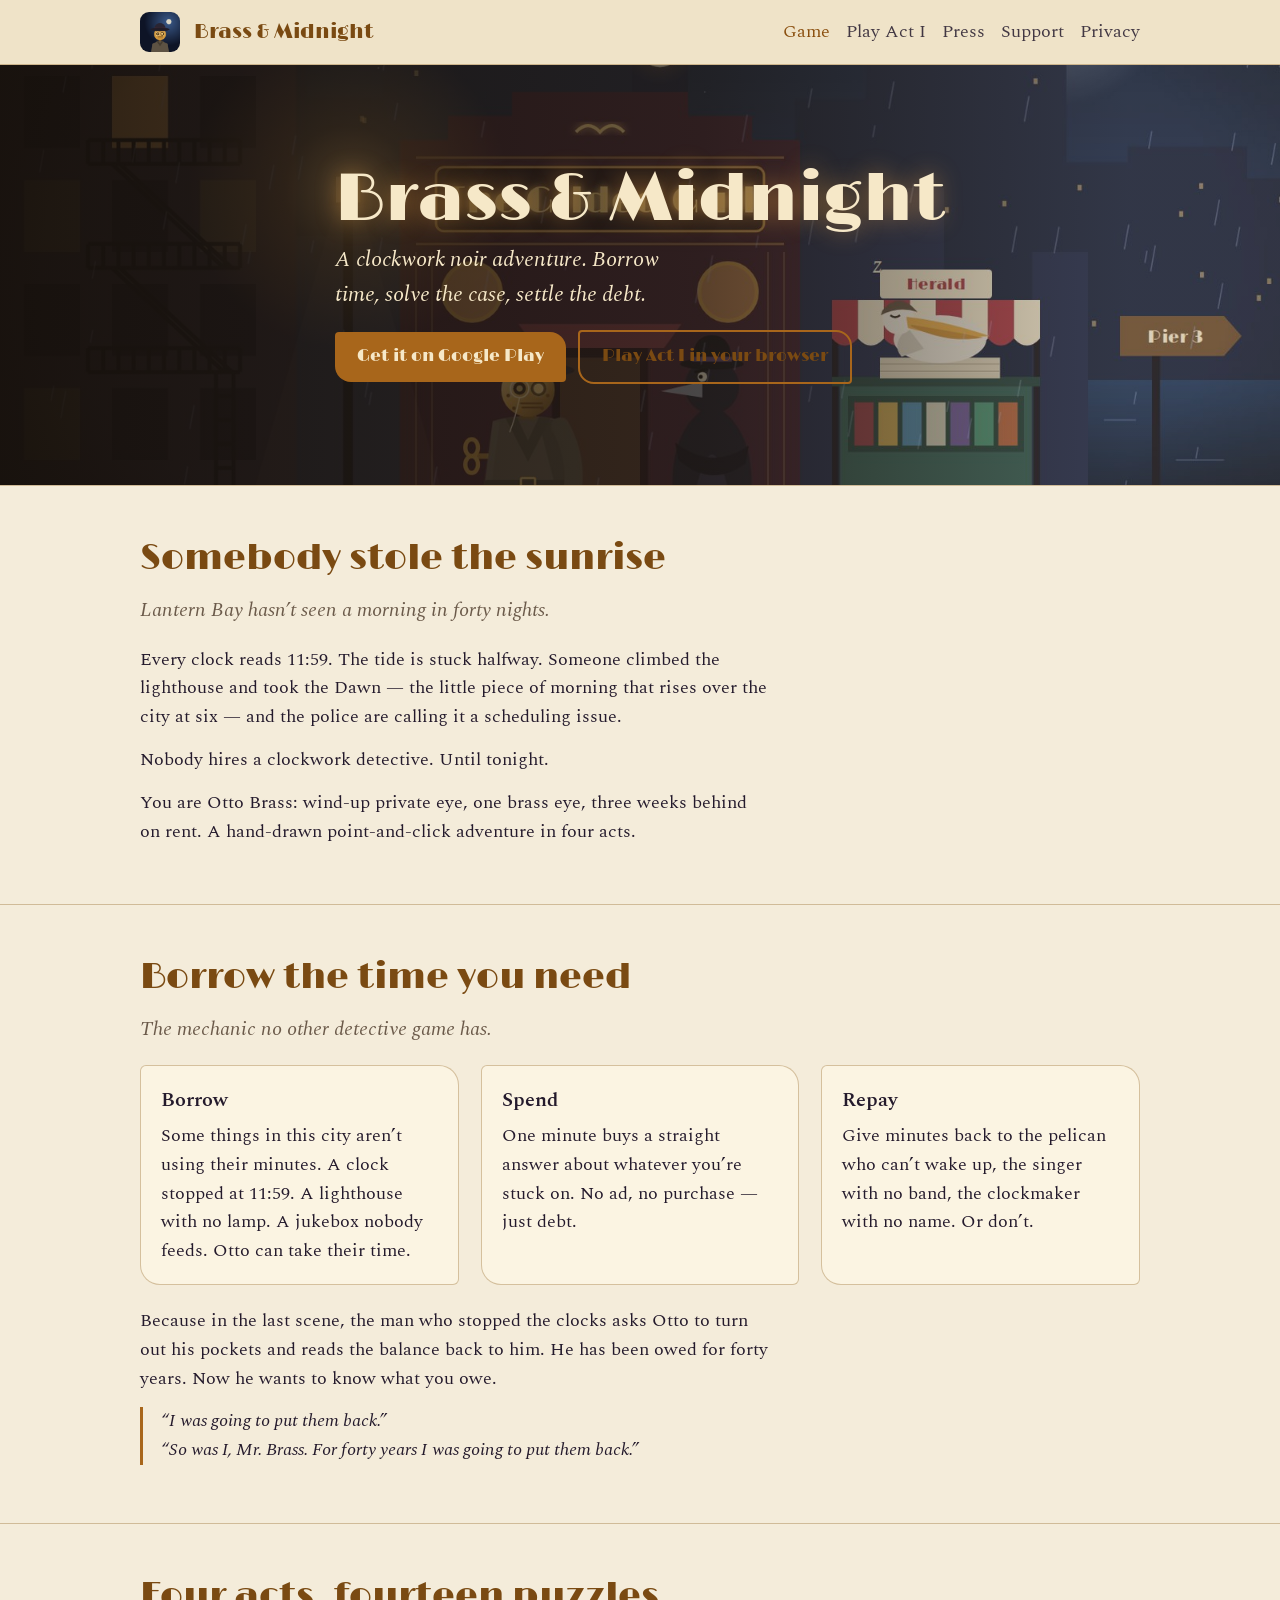
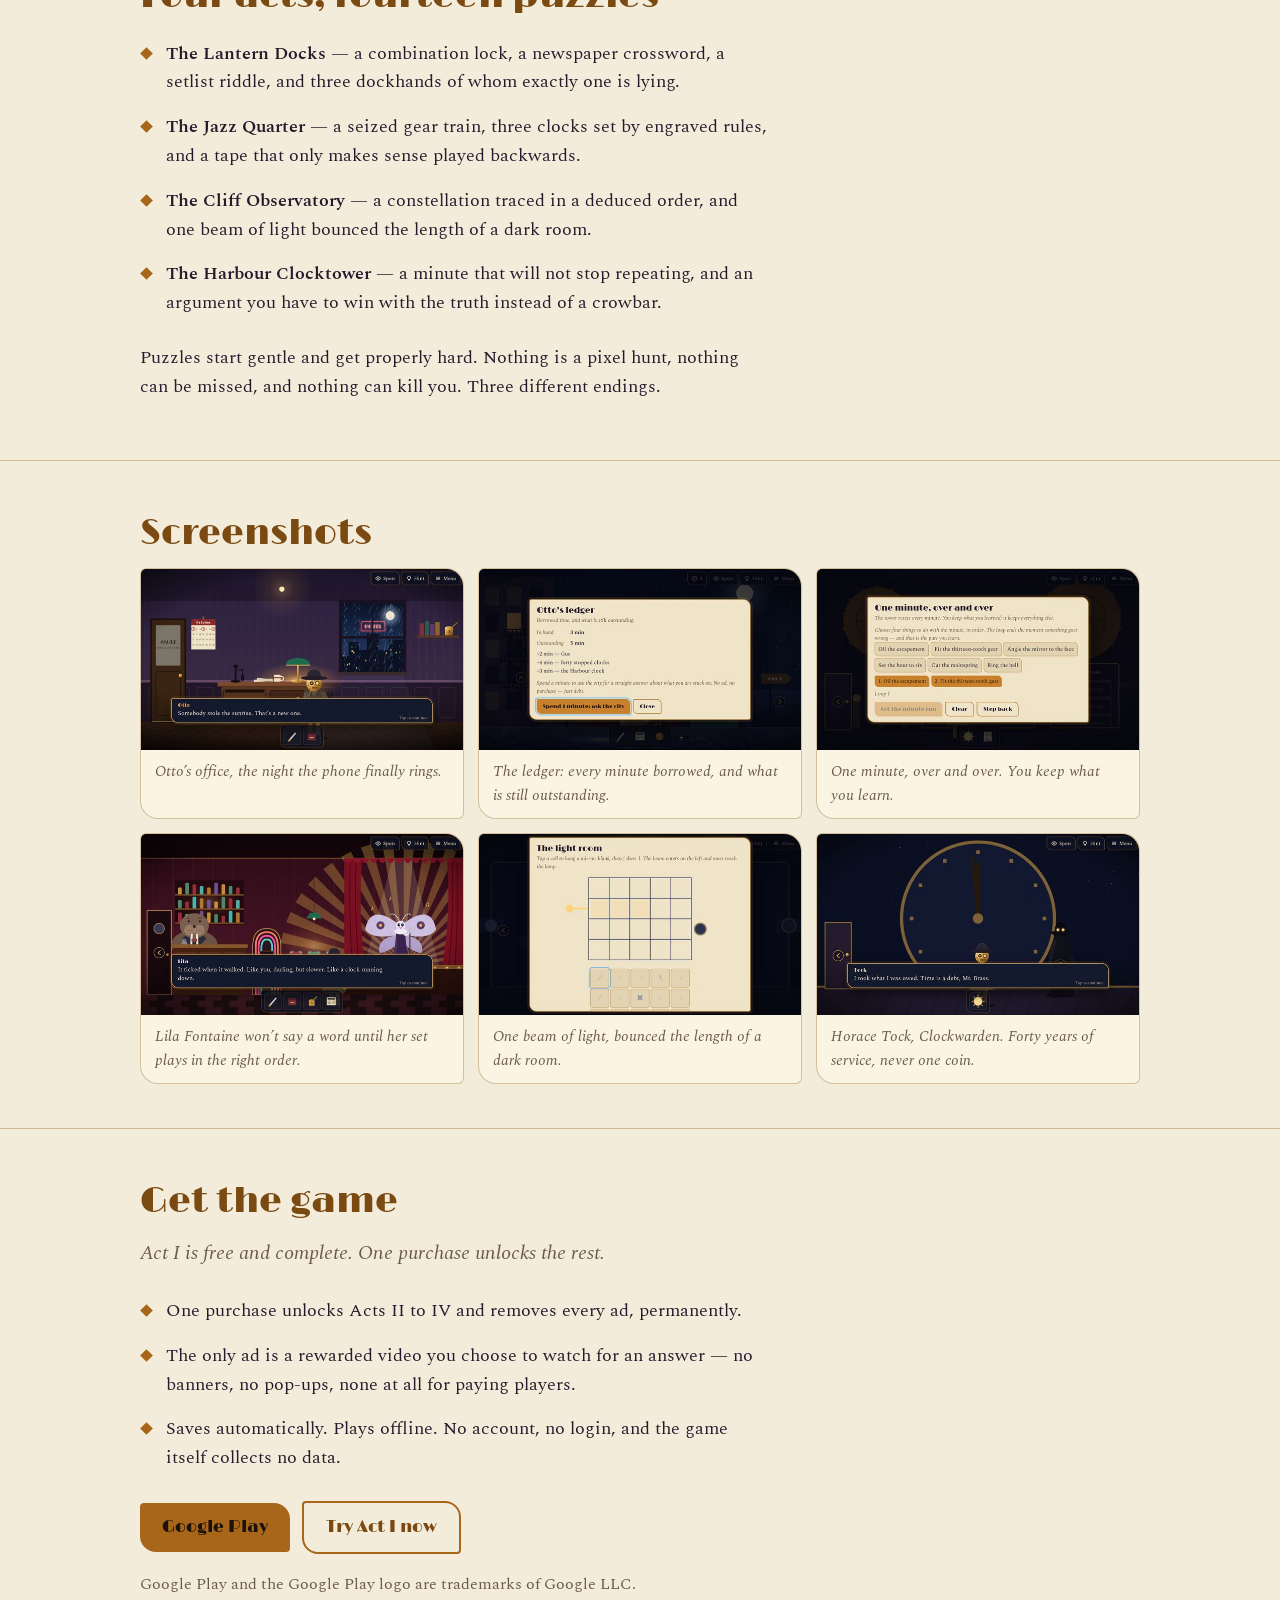
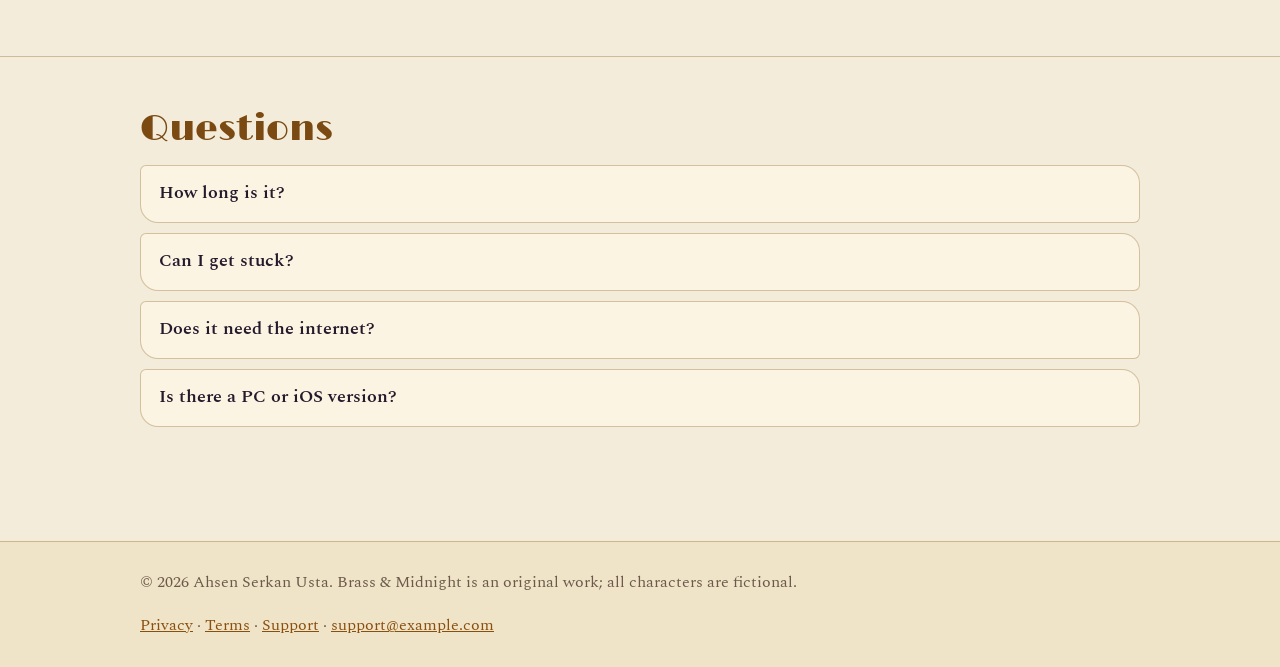
<file: index.html>
<!doctype html>
<html lang="en">
<head>
<meta charset="utf-8">
<meta name="viewport" content="width=device-width, initial-scale=1">
<title>Brass &amp; Midnight — a clockwork noir adventure</title>
<meta name="description" content="Borrow time, solve the case, settle the debt. A hand-drawn point-and-click noir mystery for Android.">
<meta name="theme-color" content="#070a14">
<link rel="canonical" href="https://YOURNAME.github.io/brass-and-midnight/">
<meta property="og:type" content="website">
<meta property="og:title" content="Brass &amp; Midnight — a clockwork noir adventure">
<meta property="og:description" content="Borrow time, solve the case, settle the debt. A hand-drawn point-and-click noir mystery for Android.">
<meta property="og:image" content="https://YOURNAME.github.io/brass-and-midnight/assets/img/og.jpg">
<meta name="twitter:card" content="summary_large_image">
<link rel="icon" href="assets/img/icon.png" sizes="512x512">
<link rel="apple-touch-icon" href="assets/img/icon.png">
<link rel="stylesheet" href="assets/site.css">

</head>
<body>
<a class="skip" href="#main">Skip to content</a>
<header class="site">
  <div class="wrap">
    <img src="assets/img/icon.png" alt="">
    <a class="name" href="index.html">Brass &amp; Midnight</a>
    <nav class="site" aria-label="Main">
      <a href="index.html" aria-current="page">Game</a>
      <a href="play.html">Play Act I</a>
      <a href="press.html">Press</a>
      <a href="support.html">Support</a>
      <a href="privacy.html">Privacy</a>
    </nav>
  </div>
</header>
<main id="main">
<section class="hero" style="padding:0;border-bottom:1px solid var(--edge)">
  <img class="art" src="assets/img/hero.jpg" alt="" width="1600" height="900" fetchpriority="high">
  <div class="over"><div class="wrap">
    <h1>Brass &amp; Midnight</h1>
    <p>A clockwork noir adventure. Borrow time, solve the case, settle the debt.</p>
    <div class="cta">
      <a class="btn" href="#get">Get it on Google Play</a>
      <a class="btn ghost" href="play.html">Play Act I in your browser</a>
    </div>
  </div></div>
</section>

<section><div class="wrap">
  <h2>Somebody stole the sunrise</h2>
  <p class="lede">Lantern Bay hasn’t seen a morning in forty nights.</p>
  <p>Every clock reads 11:59. The tide is stuck halfway. Someone climbed the lighthouse and took the Dawn — the little piece of morning that rises over the city at six — and the police are calling it a scheduling issue.</p>
  <p>Nobody hires a clockwork detective. Until tonight.</p>
  <p>You are Otto Brass: wind-up private eye, one brass eye, three weeks behind on rent. A hand-drawn point-and-click adventure in four acts.</p>
</div></section>

<section><div class="wrap">
  <h2>Borrow the time you need</h2>
  <p class="lede">The mechanic no other detective game has.</p>
  <div class="cols">
    <div class="card"><h3>Borrow</h3><p>Some things in this city aren’t using their minutes. A clock stopped at 11:59. A lighthouse with no lamp. A jukebox nobody feeds. Otto can take their time.</p></div>
    <div class="card"><h3>Spend</h3><p>One minute buys a straight answer about whatever you’re stuck on. No ad, no purchase — just debt.</p></div>
    <div class="card"><h3>Repay</h3><p>Give minutes back to the pelican who can’t wake up, the singer with no band, the clockmaker with no name. Or don’t.</p></div>
  </div>
  <p style="margin-top:22px">Because in the last scene, the man who stopped the clocks asks Otto to turn out his pockets and reads the balance back to him. He has been owed for forty years. Now he wants to know what you owe.</p>
  <p class="quote">“I was going to put them back.”<br>“So was I, Mr. Brass. For forty years I was going to put them back.”</p>
</div></section>

<section><div class="wrap">
  <h2>Four acts, fourteen puzzles</h2>
  <ul class="plain">
    <li><b>The Lantern Docks</b> — a combination lock, a newspaper crossword, a setlist riddle, and three dockhands of whom exactly one is lying.</li>
    <li><b>The Jazz Quarter</b> — a seized gear train, three clocks set by engraved rules, and a tape that only makes sense played backwards.</li>
    <li><b>The Cliff Observatory</b> — a constellation traced in a deduced order, and one beam of light bounced the length of a dark room.</li>
    <li><b>The Harbour Clocktower</b> — a minute that will not stop repeating, and an argument you have to win with the truth instead of a crowbar.</li>
  </ul>
  <p style="margin-top:18px">Puzzles start gentle and get properly hard. Nothing is a pixel hunt, nothing can be missed, and nothing can kill you. Three different endings.</p>
</div></section>

<section><div class="wrap">
  <h2>Screenshots</h2>
  <div class="shots">
      <figure><a href="assets/img/01-office.jpg"><img src="assets/img/01-office-sm.jpg" srcset="assets/img/01-office-sm.jpg 640w, assets/img/01-office.jpg 1280w" sizes="(max-width:700px) 100vw, 480px" width="640" height="360" alt="Otto’s office, the night the phone finally rings." loading="lazy"></a><figcaption>Otto’s office, the night the phone finally rings.</figcaption></figure>
      <figure><a href="assets/img/04-ledger.jpg"><img src="assets/img/04-ledger-sm.jpg" srcset="assets/img/04-ledger-sm.jpg 640w, assets/img/04-ledger.jpg 1280w" sizes="(max-width:700px) 100vw, 480px" width="640" height="360" alt="The ledger: every minute borrowed, and what is still outstanding." loading="lazy"></a><figcaption>The ledger: every minute borrowed, and what is still outstanding.</figcaption></figure>
      <figure><a href="assets/img/11-loop.jpg"><img src="assets/img/11-loop-sm.jpg" srcset="assets/img/11-loop-sm.jpg 640w, assets/img/11-loop.jpg 1280w" sizes="(max-width:700px) 100vw, 480px" width="640" height="360" alt="One minute, over and over. You keep what you learn." loading="lazy"></a><figcaption>One minute, over and over. You keep what you learn.</figcaption></figure>
      <figure><a href="assets/img/03-bar.jpg"><img src="assets/img/03-bar-sm.jpg" srcset="assets/img/03-bar-sm.jpg 640w, assets/img/03-bar.jpg 1280w" sizes="(max-width:700px) 100vw, 480px" width="640" height="360" alt="Lila Fontaine won’t say a word until her set plays in the right order." loading="lazy"></a><figcaption>Lila Fontaine won’t say a word until her set plays in the right order.</figcaption></figure>
      <figure><a href="assets/img/09-light.jpg"><img src="assets/img/09-light-sm.jpg" srcset="assets/img/09-light-sm.jpg 640w, assets/img/09-light.jpg 1280w" sizes="(max-width:700px) 100vw, 480px" width="640" height="360" alt="One beam of light, bounced the length of a dark room." loading="lazy"></a><figcaption>One beam of light, bounced the length of a dark room.</figcaption></figure>
      <figure><a href="assets/img/12-tock.jpg"><img src="assets/img/12-tock-sm.jpg" srcset="assets/img/12-tock-sm.jpg 640w, assets/img/12-tock.jpg 1280w" sizes="(max-width:700px) 100vw, 480px" width="640" height="360" alt="Horace Tock, Clockwarden. Forty years of service, never one coin." loading="lazy"></a><figcaption>Horace Tock, Clockwarden. Forty years of service, never one coin.</figcaption></figure>
  </div>
</div></section>

<section id="get"><div class="wrap">
  <h2>Get the game</h2>
  <p class="lede">Act I is free and complete. One purchase unlocks the rest.</p>
  <ul class="plain">
    <li>One purchase unlocks Acts II to IV and removes every ad, permanently.</li>
    <li>The only ad is a rewarded video you choose to watch for an answer — no banners, no pop-ups, none at all for paying players.</li>
    <li>Saves automatically. Plays offline. No account, no login, and the game itself collects no data.</li>
  </ul>
  <div class="cta" style="margin-top:20px">
    <a class="btn" href="https://play.google.com/store/apps/details?id=com.seus.brassmidnight">Google Play</a>
    <a class="btn ghost" href="play.html">Try Act I now</a>
  </div>
  <p style="margin-top:18px;color:var(--muted);font-size:16px">Google Play and the Google Play logo are trademarks of Google LLC.</p>
</div></section>

<section><div class="wrap">
  <h2>Questions</h2>
  <details><summary>How long is it?</summary><p>Three to five hours for a careful player, across four acts. Act I alone runs about forty minutes and is free.</p></details>
  <details><summary>Can I get stuck?</summary><p>No. Nothing is missable, there are no dead ends and no fail states. Hints nudge first, then push, then simply tell you the answer.</p></details>
  <details><summary>Does it need the internet?</summary><p>No. The whole game runs on your device. The only thing that uses the network is a rewarded ad, if you choose to watch one.</p></details>
  <details><summary>Is there a PC or iOS version?</summary><p>Not yet. Android first.</p></details>
</div></section>

</main>
<footer class="site">
  <div class="wrap row">
    <div>© 2026 Ahsen Serkan Usta. Brass &amp; Midnight is an original work; all characters are fictional.</div>
    <div><a href="privacy.html">Privacy</a> · <a href="terms.html">Terms</a> · <a href="support.html">Support</a> · <a href="mailto:support@example.com">support@example.com</a></div>
  </div>
</footer>
</body>
</html>
</file>
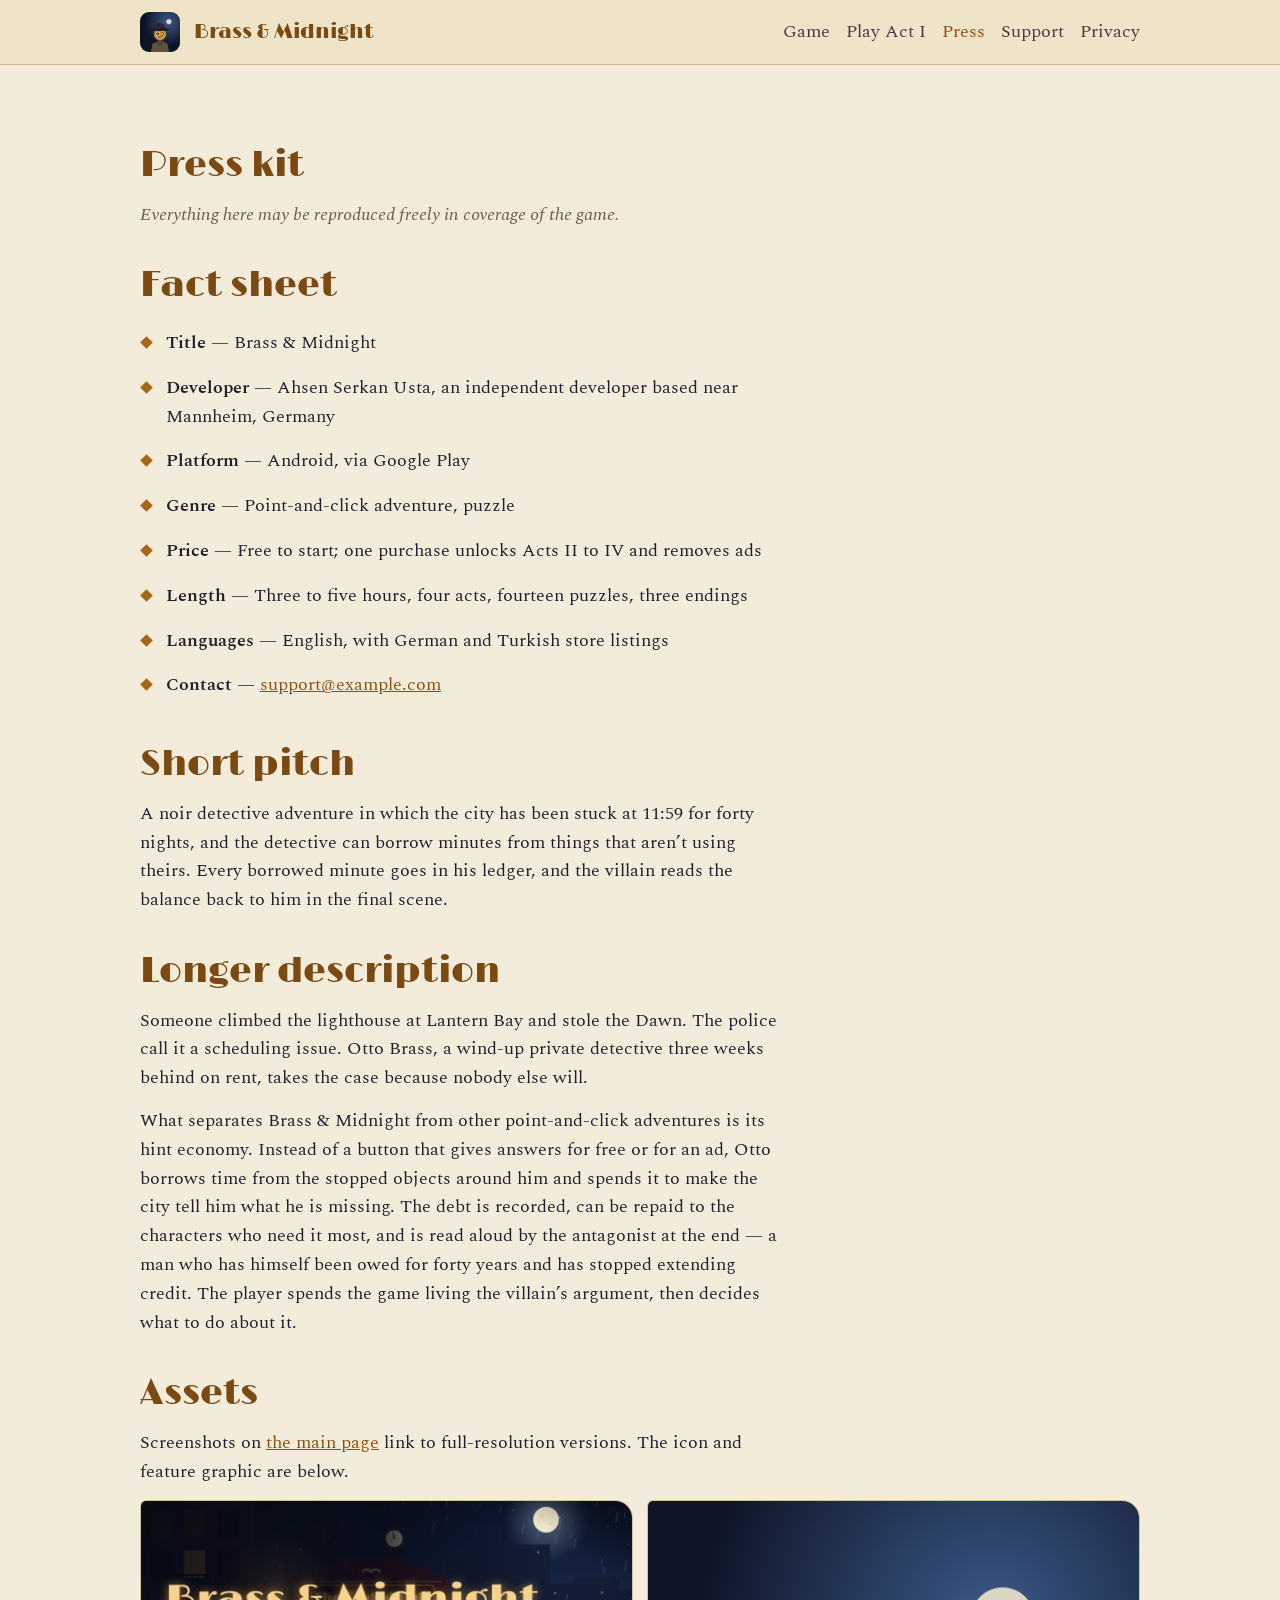
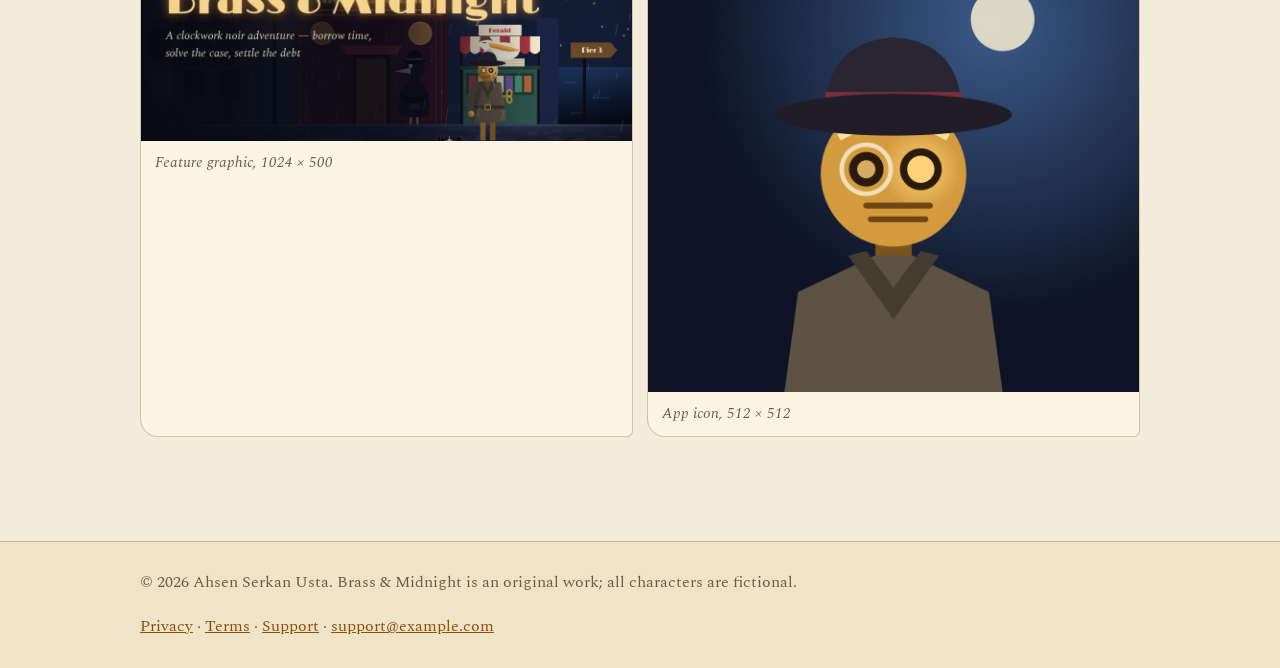
<file: press.html>
<!doctype html>
<html lang="en">
<head>
<meta charset="utf-8">
<meta name="viewport" content="width=device-width, initial-scale=1">
<title>Press kit — Brass &amp; Midnight</title>
<meta name="description" content="Fact sheet, descriptions and art for Brass &amp; Midnight.">
<meta name="theme-color" content="#070a14">
<link rel="canonical" href="https://YOURNAME.github.io/brass-and-midnight/press">
<meta property="og:type" content="website">
<meta property="og:title" content="Press kit — Brass &amp; Midnight">
<meta property="og:description" content="Fact sheet, descriptions and art for Brass &amp; Midnight.">
<meta property="og:image" content="https://YOURNAME.github.io/brass-and-midnight/assets/img/og.jpg">
<meta name="twitter:card" content="summary_large_image">
<link rel="icon" href="assets/img/icon.png" sizes="512x512">
<link rel="apple-touch-icon" href="assets/img/icon.png">
<link rel="stylesheet" href="assets/site.css">

</head>
<body>
<a class="skip" href="#main">Skip to content</a>
<header class="site">
  <div class="wrap">
    <img src="assets/img/icon.png" alt="">
    <a class="name" href="index.html">Brass &amp; Midnight</a>
    <nav class="site" aria-label="Main">
      <a href="index.html">Game</a>
      <a href="play.html">Play Act I</a>
      <a href="press.html" aria-current="page">Press</a>
      <a href="support.html">Support</a>
      <a href="privacy.html">Privacy</a>
    </nav>
  </div>
</header>
<main id="main">
<section><div class="wrap doc">
  <h2>Press kit</h2>
  <p class="updated">Everything here may be reproduced freely in coverage of the game.</p>

  <h2>Fact sheet</h2>
  <ul class="plain">
    <li><b>Title</b> — Brass &amp; Midnight</li>
    <li><b>Developer</b> — Ahsen Serkan Usta, an independent developer based near Mannheim, Germany</li>
    <li><b>Platform</b> — Android, via Google Play</li>
    <li><b>Genre</b> — Point-and-click adventure, puzzle</li>
    <li><b>Price</b> — Free to start; one purchase unlocks Acts II to IV and removes ads</li>
    <li><b>Length</b> — Three to five hours, four acts, fourteen puzzles, three endings</li>
    <li><b>Languages</b> — English, with German and Turkish store listings</li>
    <li><b>Contact</b> — <a href="mailto:support@example.com">support@example.com</a></li>
  </ul>

  <h2>Short pitch</h2>
  <p>A noir detective adventure in which the city has been stuck at 11:59 for forty nights, and the detective can borrow minutes from things that aren’t using theirs. Every borrowed minute goes in his ledger, and the villain reads the balance back to him in the final scene.</p>

  <h2>Longer description</h2>
  <p>Someone climbed the lighthouse at Lantern Bay and stole the Dawn. The police call it a scheduling issue. Otto Brass, a wind-up private detective three weeks behind on rent, takes the case because nobody else will.</p>
  <p>What separates Brass &amp; Midnight from other point-and-click adventures is its hint economy. Instead of a button that gives answers for free or for an ad, Otto borrows time from the stopped objects around him and spends it to make the city tell him what he is missing. The debt is recorded, can be repaid to the characters who need it most, and is read aloud by the antagonist at the end — a man who has himself been owed for forty years and has stopped extending credit. The player spends the game living the villain’s argument, then decides what to do about it.</p>

  <h2>Assets</h2>
  <p>Screenshots on <a href="index.html#main">the main page</a> link to full-resolution versions. The icon and feature graphic are below.</p>
  <div class="shots">
    <figure><img src="assets/img/feature.png" width="1024" height="500" alt="Feature graphic" loading="lazy"><figcaption>Feature graphic, 1024 × 500</figcaption></figure>
    <figure><img src="assets/img/icon.png" width="512" height="512" alt="App icon" loading="lazy"><figcaption>App icon, 512 × 512</figcaption></figure>
  </div>
</div></section>
</main>
<footer class="site">
  <div class="wrap row">
    <div>© 2026 Ahsen Serkan Usta. Brass &amp; Midnight is an original work; all characters are fictional.</div>
    <div><a href="privacy.html">Privacy</a> · <a href="terms.html">Terms</a> · <a href="support.html">Support</a> · <a href="mailto:support@example.com">support@example.com</a></div>
  </div>
</footer>
</body>
</html>
</file>
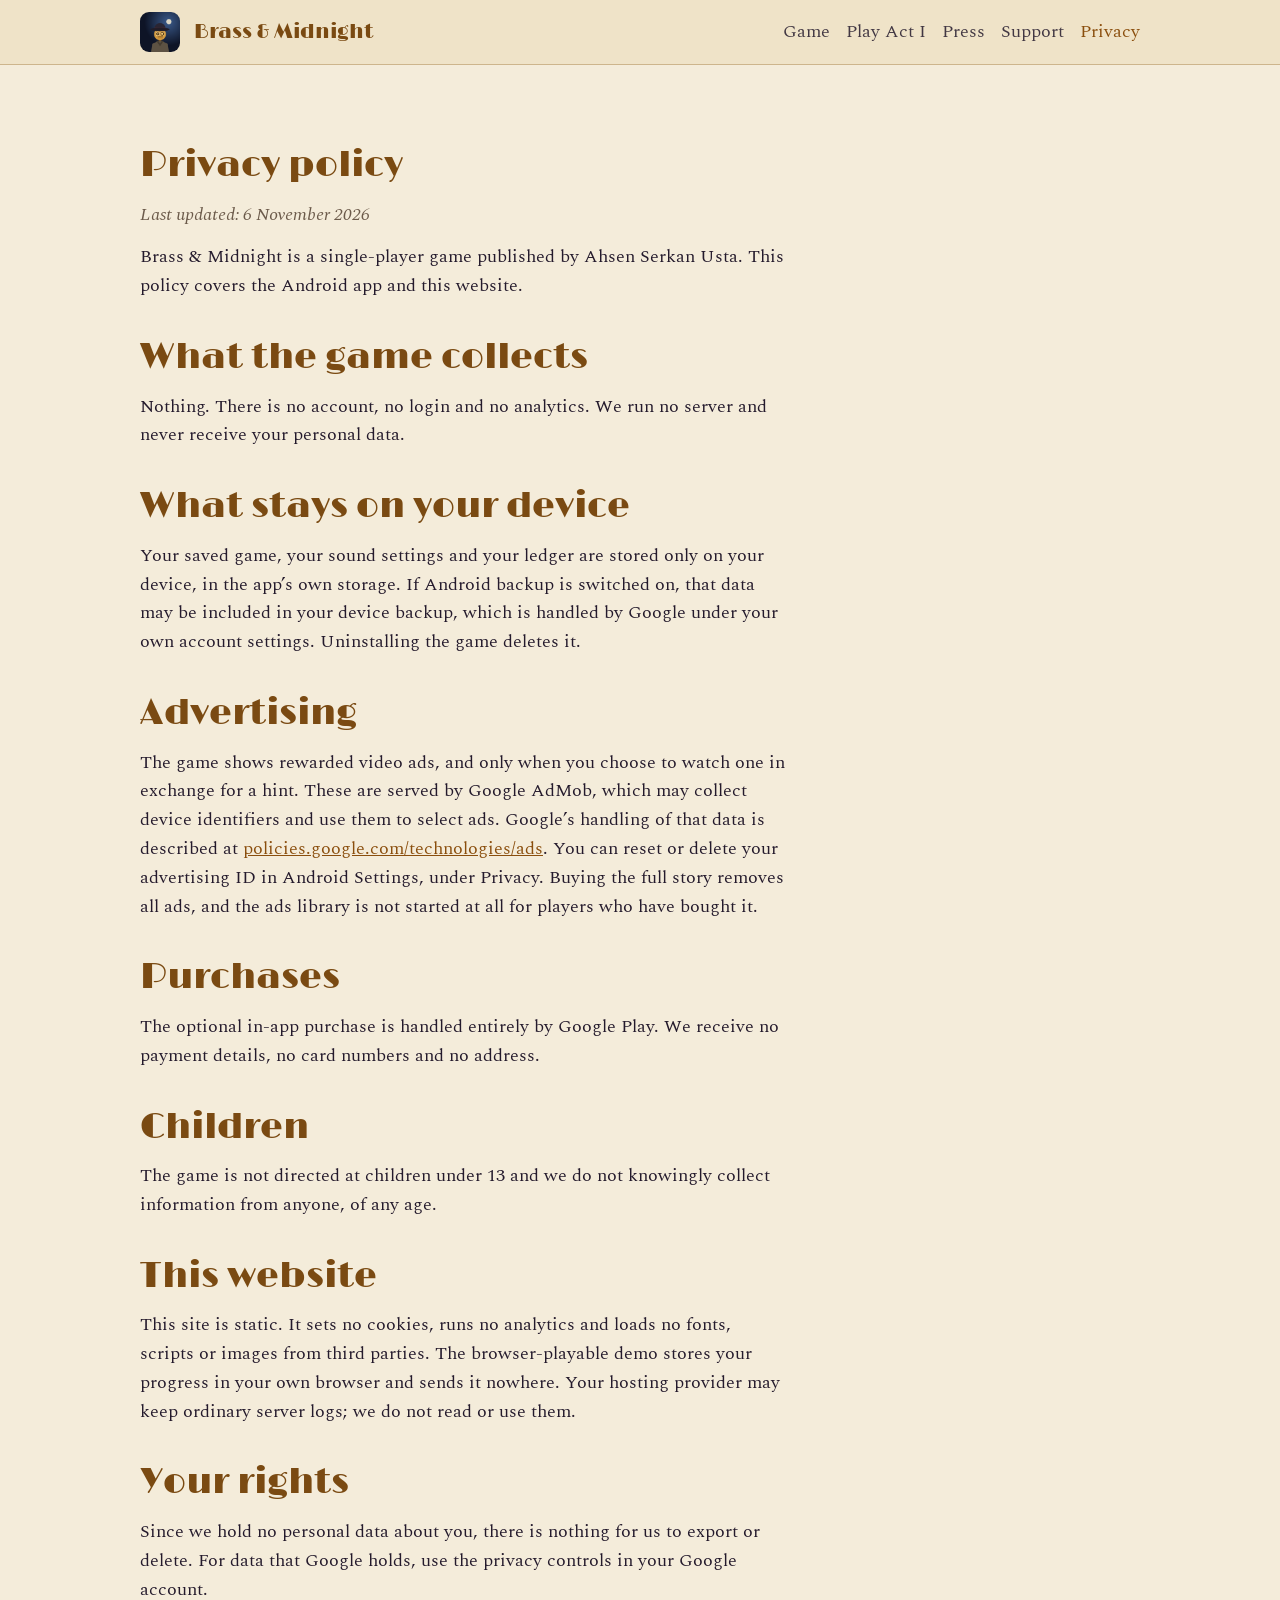
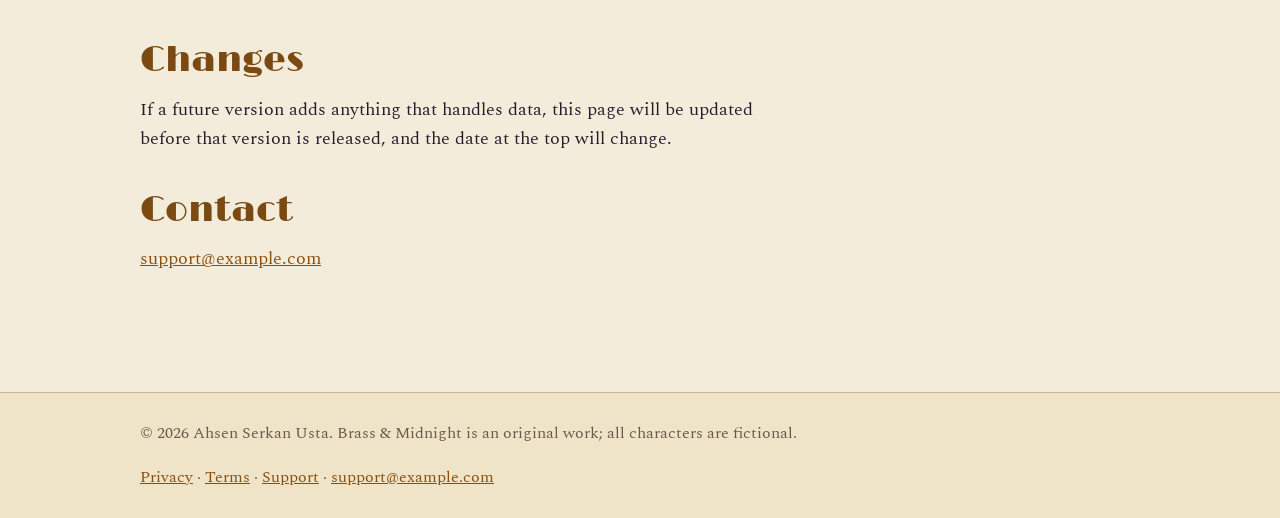
<file: privacy.html>
<!doctype html>
<html lang="en">
<head>
<meta charset="utf-8">
<meta name="viewport" content="width=device-width, initial-scale=1">
<title>Privacy policy — Brass &amp; Midnight</title>
<meta name="description" content="What the game collects, what stays on your device, and how ads work.">
<meta name="theme-color" content="#070a14">
<link rel="canonical" href="https://YOURNAME.github.io/brass-and-midnight/privacy">
<meta property="og:type" content="website">
<meta property="og:title" content="Privacy policy — Brass &amp; Midnight">
<meta property="og:description" content="What the game collects, what stays on your device, and how ads work.">
<meta property="og:image" content="https://YOURNAME.github.io/brass-and-midnight/assets/img/og.jpg">
<meta name="twitter:card" content="summary_large_image">
<link rel="icon" href="assets/img/icon.png" sizes="512x512">
<link rel="apple-touch-icon" href="assets/img/icon.png">
<link rel="stylesheet" href="assets/site.css">

</head>
<body>
<a class="skip" href="#main">Skip to content</a>
<header class="site">
  <div class="wrap">
    <img src="assets/img/icon.png" alt="">
    <a class="name" href="index.html">Brass &amp; Midnight</a>
    <nav class="site" aria-label="Main">
      <a href="index.html">Game</a>
      <a href="play.html">Play Act I</a>
      <a href="press.html">Press</a>
      <a href="support.html">Support</a>
      <a href="privacy.html" aria-current="page">Privacy</a>
    </nav>
  </div>
</header>
<main id="main">
<section><div class="wrap doc">
  <h2>Privacy policy</h2>
  <p class="updated">Last updated: 6 November 2026</p>
  <p>Brass &amp; Midnight is a single-player game published by Ahsen Serkan Usta. This policy covers the Android app and this website.</p>

  <h2>What the game collects</h2>
  <p>Nothing. There is no account, no login and no analytics. We run no server and never receive your personal data.</p>

  <h2>What stays on your device</h2>
  <p>Your saved game, your sound settings and your ledger are stored only on your device, in the app’s own storage. If Android backup is switched on, that data may be included in your device backup, which is handled by Google under your own account settings. Uninstalling the game deletes it.</p>

  <h2>Advertising</h2>
  <p>The game shows rewarded video ads, and only when you choose to watch one in exchange for a hint. These are served by Google AdMob, which may collect device identifiers and use them to select ads. Google’s handling of that data is described at <a href="https://policies.google.com/technologies/ads" rel="noopener">policies.google.com/technologies/ads</a>. You can reset or delete your advertising ID in Android Settings, under Privacy. Buying the full story removes all ads, and the ads library is not started at all for players who have bought it.</p>

  <h2>Purchases</h2>
  <p>The optional in-app purchase is handled entirely by Google Play. We receive no payment details, no card numbers and no address.</p>

  <h2>Children</h2>
  <p>The game is not directed at children under 13 and we do not knowingly collect information from anyone, of any age.</p>

  <h2>This website</h2>
  <p>This site is static. It sets no cookies, runs no analytics and loads no fonts, scripts or images from third parties. The browser-playable demo stores your progress in your own browser and sends it nowhere. Your hosting provider may keep ordinary server logs; we do not read or use them.</p>

  <h2>Your rights</h2>
  <p>Since we hold no personal data about you, there is nothing for us to export or delete. For data that Google holds, use the privacy controls in your Google account.</p>

  <h2>Changes</h2>
  <p>If a future version adds anything that handles data, this page will be updated before that version is released, and the date at the top will change.</p>

  <h2>Contact</h2>
  <p><a href="mailto:support@example.com">support@example.com</a></p>
</div></section>
</main>
<footer class="site">
  <div class="wrap row">
    <div>© 2026 Ahsen Serkan Usta. Brass &amp; Midnight is an original work; all characters are fictional.</div>
    <div><a href="privacy.html">Privacy</a> · <a href="terms.html">Terms</a> · <a href="support.html">Support</a> · <a href="mailto:support@example.com">support@example.com</a></div>
  </div>
</footer>
</body>
</html>
</file>
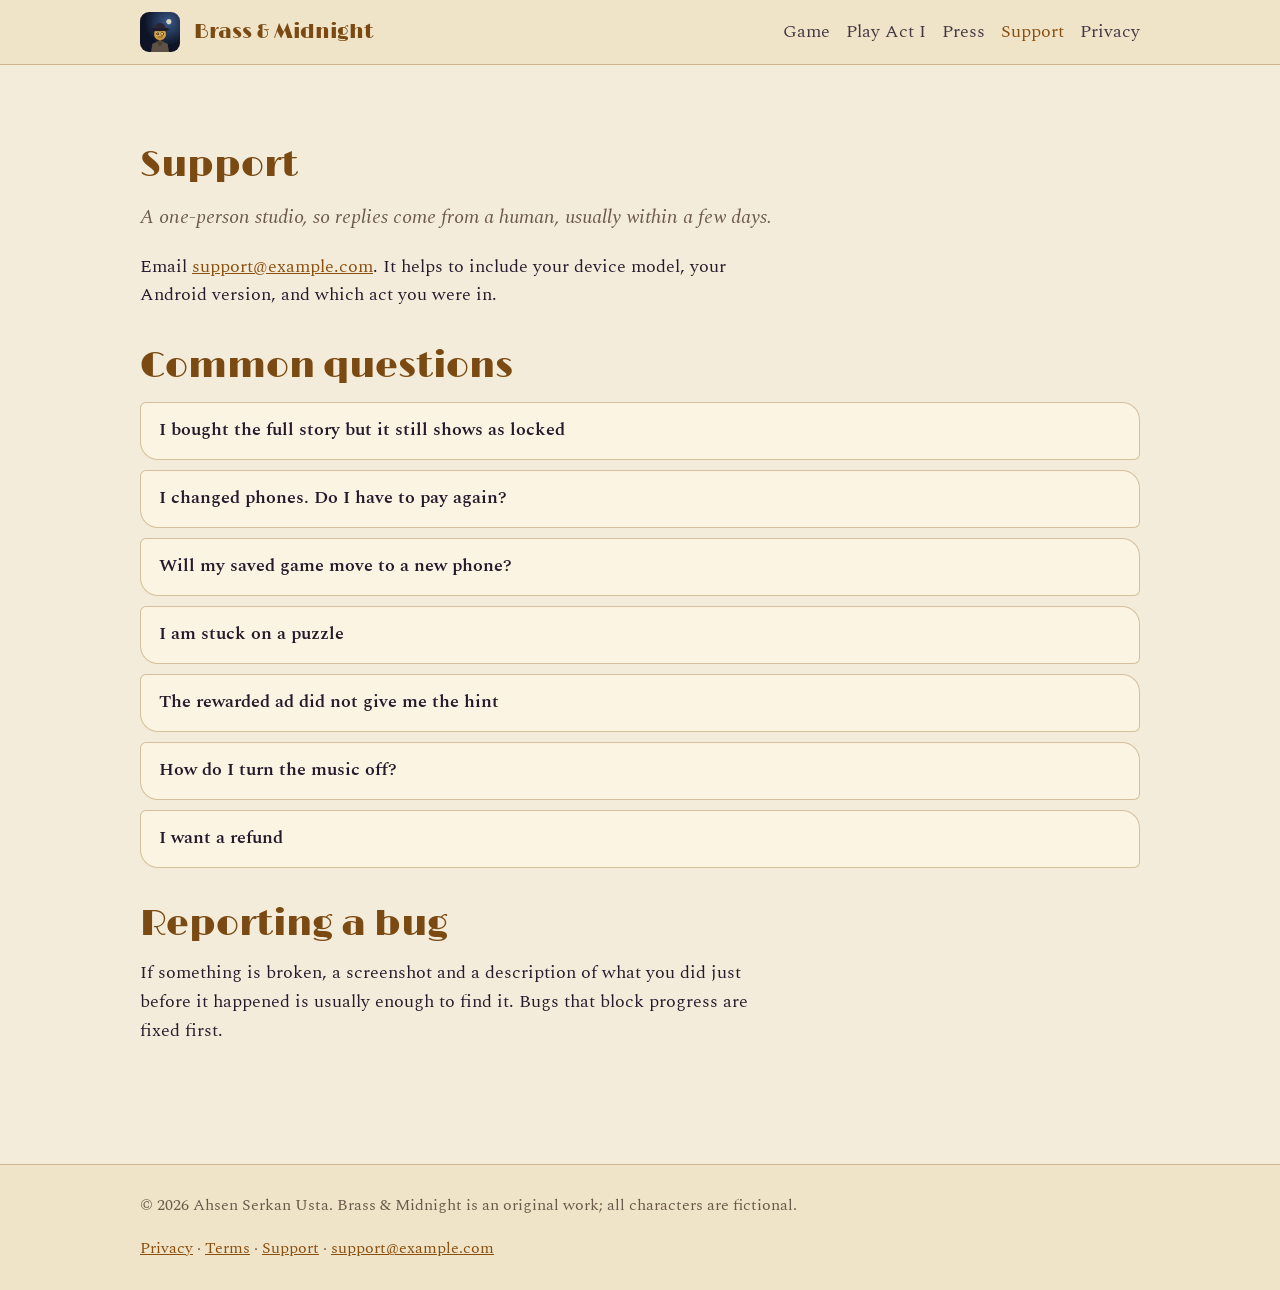
<file: support.html>
<!doctype html>
<html lang="en">
<head>
<meta charset="utf-8">
<meta name="viewport" content="width=device-width, initial-scale=1">
<title>Support — Brass &amp; Midnight</title>
<meta name="description" content="Help with purchases, saves, hints and bugs.">
<meta name="theme-color" content="#070a14">
<link rel="canonical" href="https://YOURNAME.github.io/brass-and-midnight/support">
<meta property="og:type" content="website">
<meta property="og:title" content="Support — Brass &amp; Midnight">
<meta property="og:description" content="Help with purchases, saves, hints and bugs.">
<meta property="og:image" content="https://YOURNAME.github.io/brass-and-midnight/assets/img/og.jpg">
<meta name="twitter:card" content="summary_large_image">
<link rel="icon" href="assets/img/icon.png" sizes="512x512">
<link rel="apple-touch-icon" href="assets/img/icon.png">
<link rel="stylesheet" href="assets/site.css">

</head>
<body>
<a class="skip" href="#main">Skip to content</a>
<header class="site">
  <div class="wrap">
    <img src="assets/img/icon.png" alt="">
    <a class="name" href="index.html">Brass &amp; Midnight</a>
    <nav class="site" aria-label="Main">
      <a href="index.html">Game</a>
      <a href="play.html">Play Act I</a>
      <a href="press.html">Press</a>
      <a href="support.html" aria-current="page">Support</a>
      <a href="privacy.html">Privacy</a>
    </nav>
  </div>
</header>
<main id="main">
<section><div class="wrap doc">
  <h2>Support</h2>
  <p class="lede">A one-person studio, so replies come from a human, usually within a few days.</p>
  <p>Email <a href="mailto:support@example.com">support@example.com</a>. It helps to include your device model, your Android version, and which act you were in.</p>

  <h2>Common questions</h2>
  <details><summary>I bought the full story but it still shows as locked</summary>
    <p>Open the Menu inside the game and tap Restore. That re-checks your Google account. Make sure you are signed in to Google Play with the same account you bought with. If it still shows as locked after a minute, email us with the order number from your Google Play receipt.</p></details>
  <details><summary>I changed phones. Do I have to pay again?</summary>
    <p>No. The purchase belongs to your Google account. Install the game, open the Menu and tap Restore.</p></details>
  <details><summary>Will my saved game move to a new phone?</summary>
    <p>Saves are stored on the device and are included in Android backup, so a device-to-device transfer or a cloud restore usually carries them over. They are not tied to your Google account the way the purchase is, so a save can be lost if backup was off.</p></details>
  <details><summary>I am stuck on a puzzle</summary>
    <p>Tap Hint. The first tap nudges, the second pushes, and the third simply tells you the answer. You can also open the Ledger and spend a borrowed minute to get the answer with no ad at all.</p></details>
  <details><summary>The rewarded ad did not give me the hint</summary>
    <p>The hint only unlocks if the ad finishes. If it was closed early, or the network dropped, nothing is deducted — just try again, or use a minute from your ledger instead.</p></details>
  <details><summary>How do I turn the music off?</summary>
    <p>Menu, then the Sound switch, or the Music and Effects sliders.</p></details>
  <details><summary>I want a refund</summary>
    <p>Refunds are handled by Google Play, not by us. Within 48 hours of purchase you can request one from the Google Play order history. After that, email us and we will do what we can.</p></details>

  <h2>Reporting a bug</h2>
  <p>If something is broken, a screenshot and a description of what you did just before it happened is usually enough to find it. Bugs that block progress are fixed first.</p>
</div></section>
</main>
<footer class="site">
  <div class="wrap row">
    <div>© 2026 Ahsen Serkan Usta. Brass &amp; Midnight is an original work; all characters are fictional.</div>
    <div><a href="privacy.html">Privacy</a> · <a href="terms.html">Terms</a> · <a href="support.html">Support</a> · <a href="mailto:support@example.com">support@example.com</a></div>
  </div>
</footer>
</body>
</html>
</file>
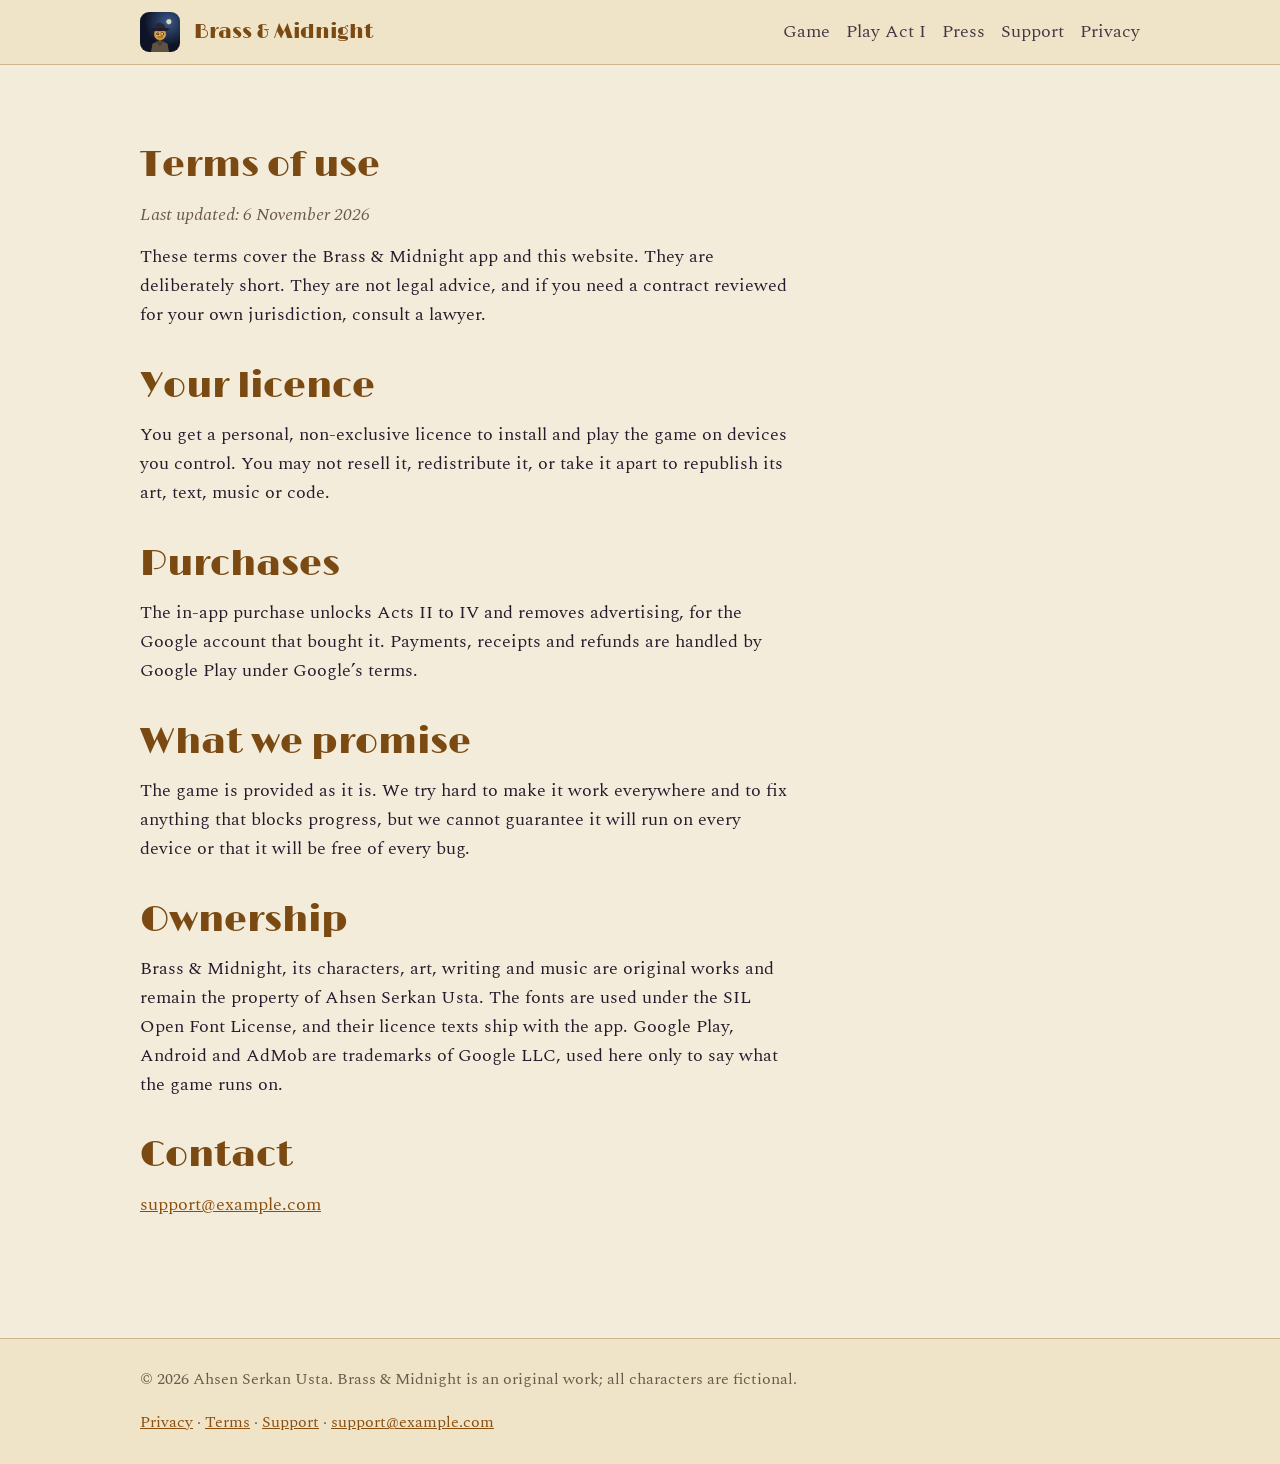
<file: terms.html>
<!doctype html>
<html lang="en">
<head>
<meta charset="utf-8">
<meta name="viewport" content="width=device-width, initial-scale=1">
<title>Terms of use — Brass &amp; Midnight</title>
<meta name="description" content="The licence for the game and this website.">
<meta name="theme-color" content="#070a14">
<link rel="canonical" href="https://YOURNAME.github.io/brass-and-midnight/terms">
<meta property="og:type" content="website">
<meta property="og:title" content="Terms of use — Brass &amp; Midnight">
<meta property="og:description" content="The licence for the game and this website.">
<meta property="og:image" content="https://YOURNAME.github.io/brass-and-midnight/assets/img/og.jpg">
<meta name="twitter:card" content="summary_large_image">
<link rel="icon" href="assets/img/icon.png" sizes="512x512">
<link rel="apple-touch-icon" href="assets/img/icon.png">
<link rel="stylesheet" href="assets/site.css">

</head>
<body>
<a class="skip" href="#main">Skip to content</a>
<header class="site">
  <div class="wrap">
    <img src="assets/img/icon.png" alt="">
    <a class="name" href="index.html">Brass &amp; Midnight</a>
    <nav class="site" aria-label="Main">
      <a href="index.html">Game</a>
      <a href="play.html">Play Act I</a>
      <a href="press.html">Press</a>
      <a href="support.html">Support</a>
      <a href="privacy.html">Privacy</a>
    </nav>
  </div>
</header>
<main id="main">
<section><div class="wrap doc">
  <h2>Terms of use</h2>
  <p class="updated">Last updated: 6 November 2026</p>
  <p>These terms cover the Brass &amp; Midnight app and this website. They are deliberately short. They are not legal advice, and if you need a contract reviewed for your own jurisdiction, consult a lawyer.</p>

  <h2>Your licence</h2>
  <p>You get a personal, non-exclusive licence to install and play the game on devices you control. You may not resell it, redistribute it, or take it apart to republish its art, text, music or code.</p>

  <h2>Purchases</h2>
  <p>The in-app purchase unlocks Acts II to IV and removes advertising, for the Google account that bought it. Payments, receipts and refunds are handled by Google Play under Google’s terms.</p>

  <h2>What we promise</h2>
  <p>The game is provided as it is. We try hard to make it work everywhere and to fix anything that blocks progress, but we cannot guarantee it will run on every device or that it will be free of every bug.</p>

  <h2>Ownership</h2>
  <p>Brass &amp; Midnight, its characters, art, writing and music are original works and remain the property of Ahsen Serkan Usta. The fonts are used under the SIL Open Font License, and their licence texts ship with the app. Google Play, Android and AdMob are trademarks of Google LLC, used here only to say what the game runs on.</p>

  <h2>Contact</h2>
  <p><a href="mailto:support@example.com">support@example.com</a></p>
</div></section>
</main>
<footer class="site">
  <div class="wrap row">
    <div>© 2026 Ahsen Serkan Usta. Brass &amp; Midnight is an original work; all characters are fictional.</div>
    <div><a href="privacy.html">Privacy</a> · <a href="terms.html">Terms</a> · <a href="support.html">Support</a> · <a href="mailto:support@example.com">support@example.com</a></div>
  </div>
</footer>
</body>
</html>
</file>
<file: assets/site.css>
@font-face{font-family:"Limelight";src:url("fonts/Limelight-Regular.ttf") format("truetype");font-display:swap}
@font-face{font-family:"Spectral";src:url("fonts/Spectral-Regular.ttf") format("truetype");font-weight:400;font-style:normal;font-display:swap}
@font-face{font-family:"Spectral";src:url("fonts/Spectral-Italic.ttf") format("truetype");font-weight:400;font-style:italic;font-display:swap}
@font-face{font-family:"Spectral";src:url("fonts/Spectral-SemiBold.ttf") format("truetype");font-weight:600;font-style:normal;font-display:swap}

:root{
  --bg:#070a14; --bg2:#0d1222; --panel:#141a2e; --edge:rgba(201,145,63,.38);
  --ink:#efe3c8; --muted:#a99a80; --gold:#f2a541; --gold2:#f6d38c; --link:#ffc876;
  color-scheme:dark;
}
@media (prefers-color-scheme:light){
  :root:not([data-theme="dark"]){
    --bg:#f4ecda; --bg2:#efe3c8; --panel:#fbf4e2; --edge:rgba(140,96,30,.35);
    --ink:#241a2c; --muted:#6b5a4a; --gold:#a8661b; --gold2:#7a4a12; --link:#8a4e0d;
    color-scheme:light;
  }
}
*{box-sizing:border-box}
html{scroll-behavior:smooth}
body{margin:0;background:var(--bg);color:var(--ink);font-family:"Spectral",Georgia,"Times New Roman",serif;font-size:18px;line-height:1.6}
img{max-width:100%;height:auto;display:block}
a{color:var(--link)}
a:focus-visible,button:focus-visible{outline:3px solid #7fc4ff;outline-offset:3px}
.wrap{max-width:1040px;margin:0 auto;padding:0 20px}
.skip{position:absolute;left:-9999px}
.skip:focus{left:12px;top:12px;position:fixed;z-index:50;background:var(--panel);color:var(--ink);padding:10px 16px;border:2px solid var(--gold);border-radius:4px 14px 4px 14px}

header.site{border-bottom:1px solid var(--edge);background:var(--bg2)}
header.site .wrap{display:flex;align-items:center;gap:14px;padding-top:12px;padding-bottom:12px;flex-wrap:wrap}
header.site img{width:40px;border-radius:9px}
header.site .name{font-family:"Limelight",Georgia,serif;font-size:20px;color:var(--gold2);text-decoration:none}
nav.site{margin-left:auto;display:flex;gap:16px;flex-wrap:wrap}
nav.site a{text-decoration:none;color:var(--ink);opacity:.85}
nav.site a:hover,nav.site a[aria-current="page"]{opacity:1;color:var(--link)}

.hero{position:relative;overflow:hidden;border-bottom:1px solid var(--edge)}
.hero .art{width:100%;max-height:420px;object-fit:cover;object-position:center 55%;opacity:.85}
.hero .over{position:absolute;inset:0;display:flex;align-items:center;background:linear-gradient(90deg,rgba(7,10,20,.94) 0,rgba(7,10,20,.72) 52%,rgba(7,10,20,.15) 85%)}
@media (prefers-color-scheme:light){.hero .over{background:linear-gradient(90deg,rgba(20,14,8,.9) 0,rgba(20,14,8,.6) 55%,rgba(20,14,8,.1) 88%)}.hero .over *{color:#f6e8c8}}
.hero h1{font-family:"Limelight",Georgia,serif;font-weight:400;font-size:clamp(34px,6.4vw,68px);margin:0 0 8px;color:#f6d38c;line-height:1;text-shadow:0 0 24px rgba(242,165,65,.45)}
.hero p{margin:0;font-style:italic;font-size:clamp(16px,2.2vw,22px);max-width:30ch;color:#e6dcc4}
.hero .cta{margin-top:18px}
@media (max-width:720px){
  .hero{display:block}
  .hero .art{max-height:230px}
  .hero .over{position:static;background:var(--bg2);padding:22px 0 26px;border-top:1px solid var(--edge)}
  .hero .over *{color:inherit}
  .hero h1{color:var(--gold2);text-shadow:none}
  .hero p{color:var(--muted);max-width:none}
}

.btn{display:inline-block;font-family:"Limelight",Georgia,serif;font-size:17px;background:var(--gold);color:#1b130b;border:0;border-radius:4px 16px 4px 16px;padding:12px 22px;text-decoration:none;min-height:48px;line-height:1.5}
.btn:hover{filter:brightness(1.08)}
.btn.ghost{background:transparent;color:var(--gold2);border:2px solid var(--gold)}
.cta{display:flex;gap:12px;flex-wrap:wrap;align-items:center}

main{padding:0 0 60px}
section{padding:44px 0;border-bottom:1px solid var(--edge)}
section:last-of-type{border-bottom:0}
h2{font-family:"Limelight",Georgia,serif;font-weight:400;font-size:clamp(24px,4vw,36px);margin:0 0 6px;color:var(--gold2)}
h3{font-size:20px;margin:0 0 6px}
.lede{font-size:20px;color:var(--muted);font-style:italic;margin:0 0 20px}
p{margin:0 0 14px;max-width:70ch}

.cols{display:grid;gap:22px;grid-template-columns:repeat(auto-fit,minmax(260px,1fr))}
.card{background:var(--panel);border:1px solid var(--edge);border-radius:6px 20px 6px 20px;padding:18px 20px}
.card p:last-child{margin-bottom:0}

.shots{display:grid;gap:14px;grid-template-columns:repeat(auto-fit,minmax(300px,1fr))}
.shots figure{margin:0;background:var(--panel);border:1px solid var(--edge);border-radius:6px 18px 6px 18px;overflow:hidden}
.shots img{width:100%}
.shots figcaption{padding:10px 14px;font-size:15px;color:var(--muted);font-style:italic}

ul.plain{list-style:none;padding:0;margin:0}
ul.plain li{padding:8px 0 8px 26px;position:relative;max-width:70ch}
ul.plain li::before{content:"";position:absolute;left:2px;top:17px;width:9px;height:9px;background:var(--gold);transform:rotate(45deg)}

details{background:var(--panel);border:1px solid var(--edge);border-radius:6px 18px 6px 18px;padding:12px 18px;margin-bottom:10px}
details summary{cursor:pointer;font-weight:600;min-height:32px;display:flex;align-items:center}
details p{margin:10px 0 4px}

.quote{font-style:italic;border-left:3px solid var(--gold);padding-left:18px;color:var(--ink);max-width:62ch}

footer.site{border-top:1px solid var(--edge);background:var(--bg2);padding:28px 0;font-size:16px;color:var(--muted)}
footer.site a{color:var(--link)}
footer.site .row{display:flex;gap:18px;flex-wrap:wrap;justify-content:space-between}

.doc h2{margin-top:28px}
.doc p,.doc li{max-width:72ch}
.doc .updated{color:var(--muted);font-style:italic}

.play{position:relative;width:100%;aspect-ratio:16/9;border:1px solid var(--edge);border-radius:6px 20px 6px 20px;overflow:hidden;background:#070a14}
.play iframe{position:absolute;inset:0;width:100%;height:100%;border:0}
@media (prefers-reduced-motion:reduce){html{scroll-behavior:auto}}
</file>
